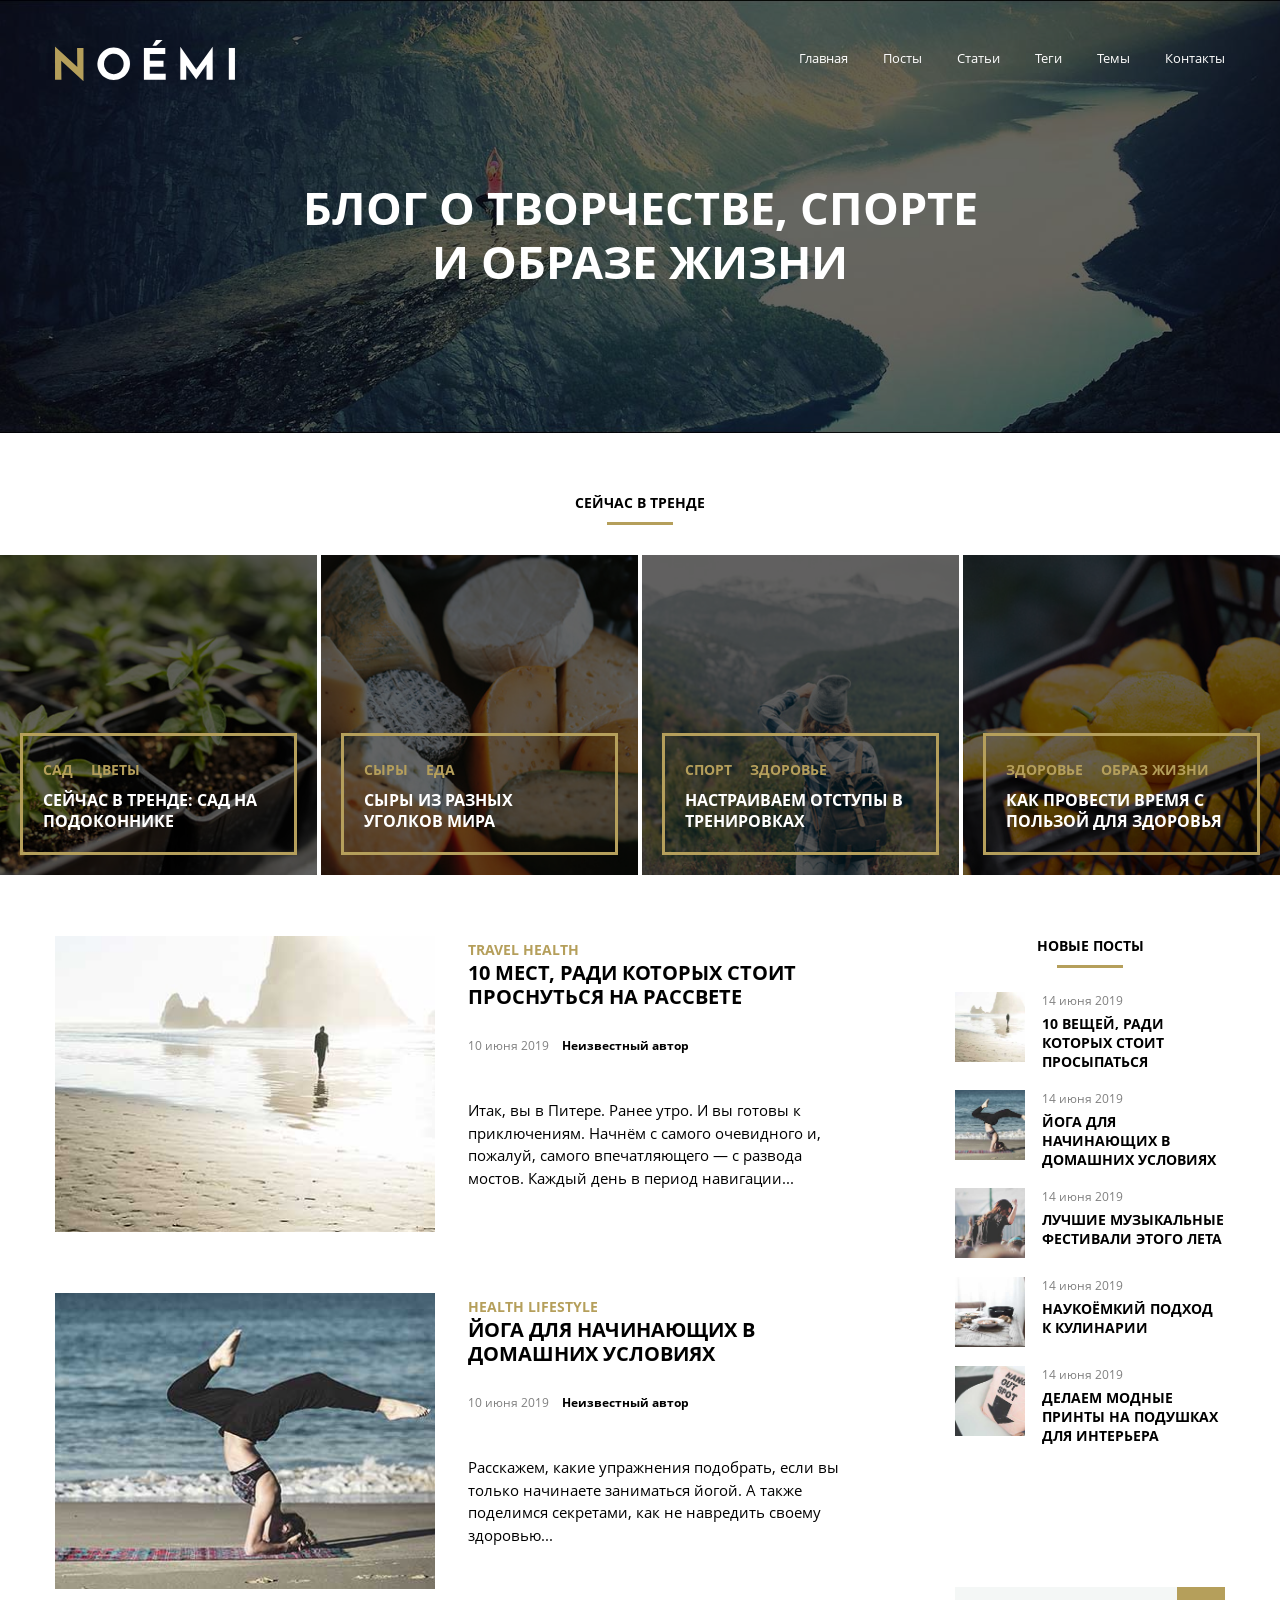
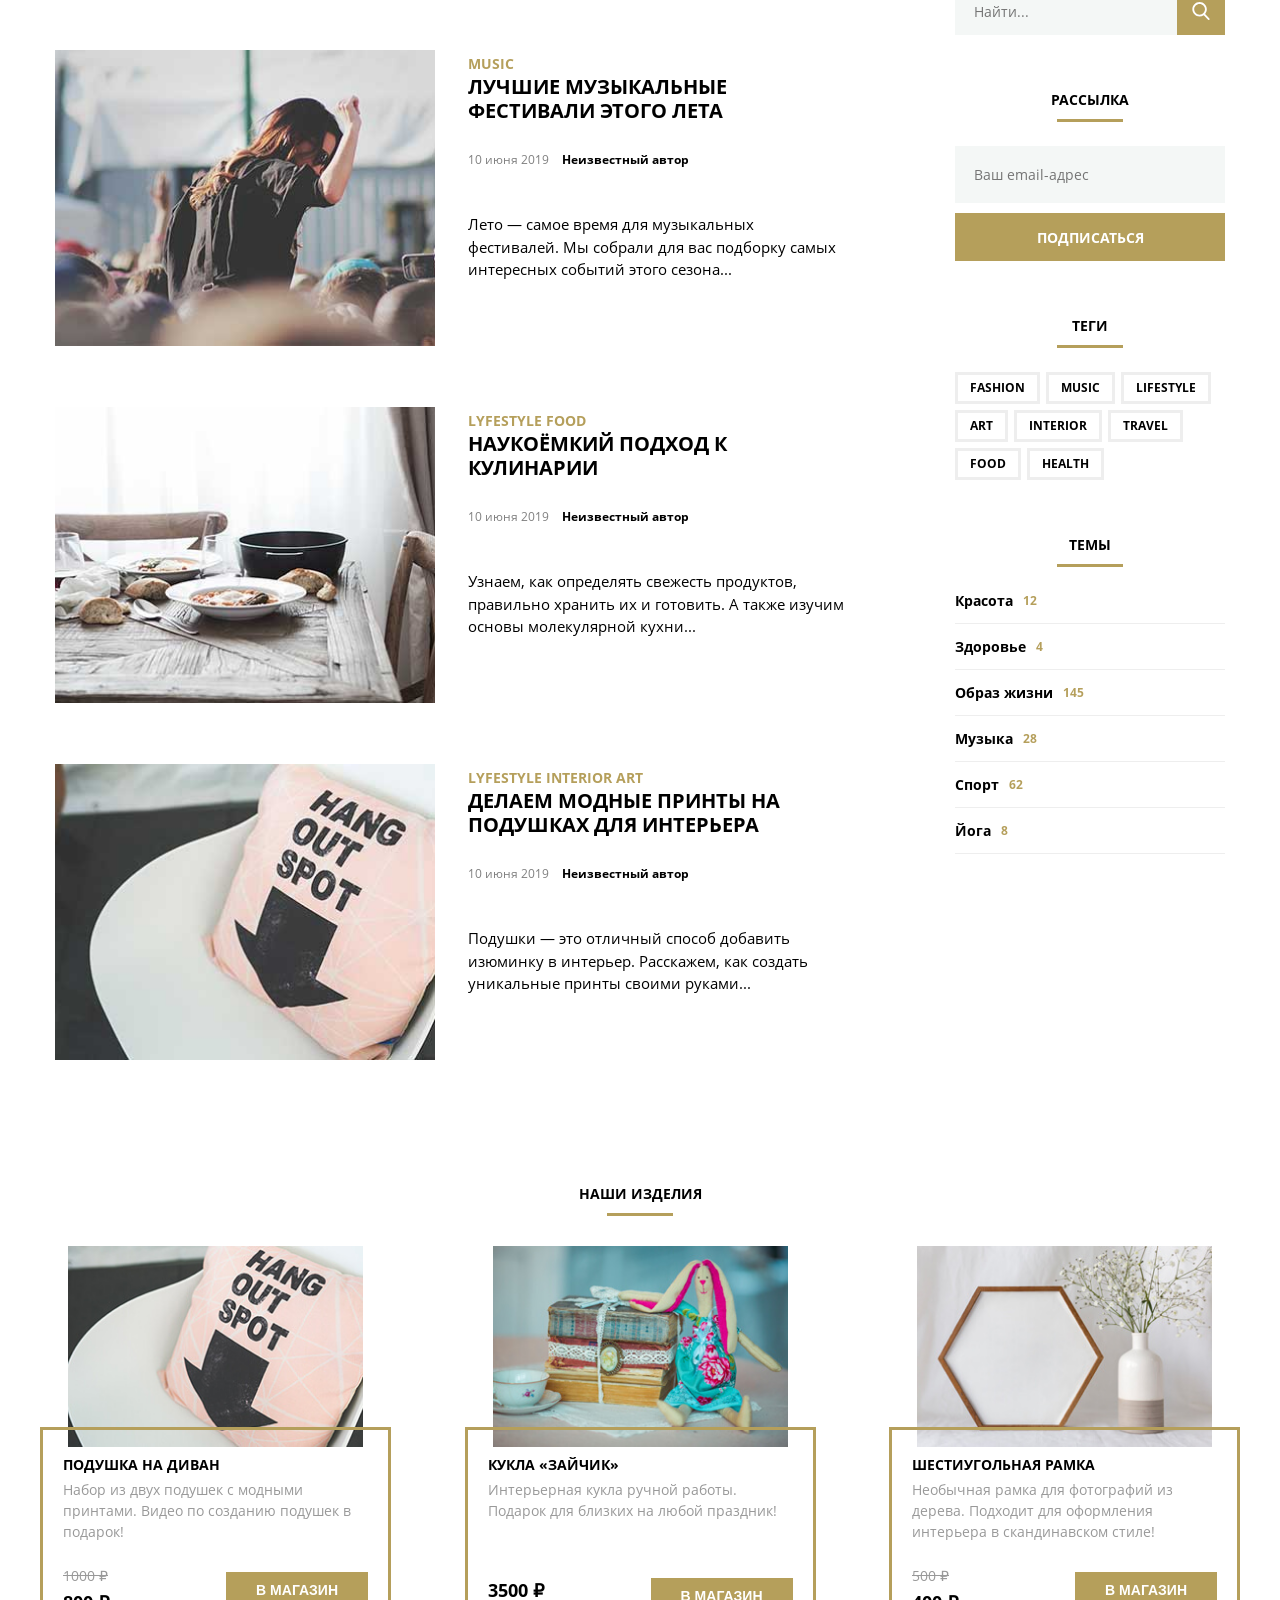
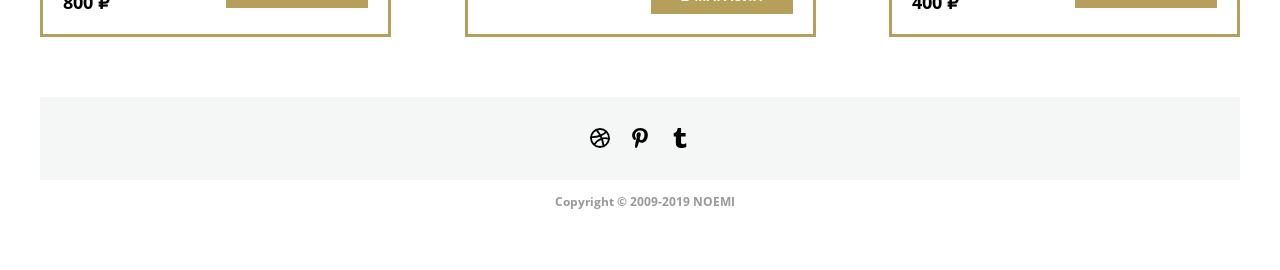
<file: index.html>
<!DOCTYPE html>
<html lang="en">
<head>
  <meta charset="UTF-8">
  <meta name="viewport" content="width=device-width, initial-scale=1.0">
  <title>NOEMI</title>
  <link rel="stylesheet" href="index.css">
</head>
<body>
  <div class="page-wrapper">

    <!-- ===== HEADER ===== -->
    <header class="site-header">
      <div class="container">
        <div class="header-top">
          <a href="#" class="logo">
            <img class="logo-img" src="noemi-logo.svg" alt="NOEMI logo">
          </a>
          <button class="burger-button">
            <span class="visually-hidden">Открыть меню</span>
            <span class="burger-line"></span>
            <span class="burger-line"></span>
            <span class="burger-line"></span>
          </button>
          <nav class="nav">
            <ul class="nav-list">
              <li><a class="nav-link" href="#">Главная</a></li>
              <li><a class="nav-link" href="#">Посты</a></li>
              <li><a class="nav-link" href="#">Статьи</a></li>
              <li><a class="nav-link" href="#">Теги</a></li>
              <li><a class="nav-link" href="#">Темы</a></li>
              <li><a class="nav-link" href="#">Контакты</a></li>
            </ul>
          </nav>
        </div>
        <h1 class="header-title">Блог о творчестве, спорте и образе жизни</h1>
      </div>
    </header>

    <!-- ===== TRENDS ===== -->
    <section class="trends">
      <h2 class="section-title">Сейчас в тренде</h2>
      <div class="trends-grid">

        <article class="trend-card">
          <img class="trend-image" src="trend1.jpg" alt="Сейчас в тренде: сад">
          <div class="trend-overlay">
            <ul class="post-tags">
              <li><a class="post-tag" href="#">сад</a></li>
              <li><a class="post-tag" href="#">цветы</a></li>
            </ul>
            <h3 class="trend-title">
              <a class="trend-link" href="#">Сейчас в тренде: сад на подоконнике</a>
            </h3>
          </div>
        </article>

        <article class="trend-card">
          <img class="trend-image" src="trend2.jpg" alt="Сейчас в тренде: сыры">
          <div class="trend-overlay">
            <ul class="post-tags">
              <li><a class="post-tag" href="#">сыры</a></li>
              <li><a class="post-tag" href="#">еда</a></li>
            </ul>
            <h3 class="trend-title">
              <a class="trend-link" href="#">Сыры из разных уголков мира</a>
            </h3>
          </div>
        </article>

        <article class="trend-card">
          <img class="trend-image" src="trend3.jpg" alt="Сейчас в тренде: спорт">
          <div class="trend-overlay">
            <ul class="post-tags">
              <li><a class="post-tag" href="#">спорт</a></li>
              <li><a class="post-tag" href="#">здоровье</a></li>
            </ul>
            <h3 class="trend-title">
              <a class="trend-link" href="#">Настраиваем отступы в тренировках</a>
            </h3>
          </div>
        </article>

        <article class="trend-card">
          <img class="trend-image" src="trend4.jpg" alt="Сейчас в тренде: здоровье">
          <div class="trend-overlay">
            <ul class="post-tags">
              <li><a class="post-tag" href="#">здоровье</a></li>
              <li><a class="post-tag" href="#">образ жизни</a></li>
            </ul>
            <h3 class="trend-title">
              <a class="trend-link" href="#">Как провести время с пользой для здоровья</a>
            </h3>
          </div>
        </article>

      </div>
    </section>

    <!-- ===== MAIN: POSTS + ASIDE ===== -->
    <div class="main">

      <div class="posts">

        <article class="post-card">
          <img class="post-image" src="last-post1.jpg" alt="10 мест, ради которых стоит проснуться">
          <div class="post-content">
            <ul class="post-tags">
              <li><a class="post-tag" href="#">Travel Health</a></li>
            </ul>
            <h2 class="post-title">
              <a class="post-link" href="#">10 мест, ради которых стоит проснуться на рассвете</a>
            </h2>
            <div class="post-meta">
              <time class="post-date" datetime="2019-06-10">10 июня 2019</time>
              <span class="post-author">Неизвестный автор</span>
            </div>
            <p class="post-text">Итак, вы в Питере. Ранее утро. И вы готовы к приключениям. Начнём с самого очевидного и, пожалуй, самого впечатляющего — с развода мостов. Каждый день в период навигации...</p>
          </div>
        </article>

        <article class="post-card">
          <img class="post-image" src="last-post2.jpg" alt="Йога для начинающих">
          <div class="post-content">
            <ul class="post-tags">
              <li><a class="post-tag" href="#">Health Lifestyle</a></li>
            </ul>
            <h2 class="post-title">
              <a class="post-link" href="#">Йога для начинающих в домашних условиях</a>
            </h2>
            <div class="post-meta">
              <time class="post-date" datetime="2019-06-10">10 июня 2019</time>
              <span class="post-author">Неизвестный автор</span>
            </div>
            <p class="post-text">Расскажем, какие упражнения подобрать, если вы только начинаете заниматься йогой. А также поделимся секретами, как не навредить своему здоровью...</p>
          </div>
        </article>

        <article class="post-card">
          <img class="post-image" src="last-post3.jpg" alt="Лучшие музыкальные фестивали лета">
          <div class="post-content">
            <ul class="post-tags">
              <li><a class="post-tag" href="#">Music</a></li>
            </ul>
            <h2 class="post-title">
              <a class="post-link" href="#">Лучшие музыкальные фестивали этого лета</a>
            </h2>
            <div class="post-meta">
              <time class="post-date" datetime="2019-06-10">10 июня 2019</time>
              <span class="post-author">Неизвестный автор</span>
            </div>
            <p class="post-text">Лето — самое время для музыкальных фестивалей. Мы собрали для вас подборку самых интересных событий этого сезона...</p>
          </div>
        </article>

        <article class="post-card">
          <img class="post-image" src="last-post4.jpg" alt="Наукоёмкий подход к кулинарии">
          <div class="post-content">
            <ul class="post-tags">
              <li><a class="post-tag" href="#">Lyfestyle Food</a></li>
            </ul>
            <h2 class="post-title">
              <a class="post-link" href="#">Наукоёмкий подход к кулинарии</a>
            </h2>
            <div class="post-meta">
              <time class="post-date" datetime="2019-06-10">10 июня 2019</time>
              <span class="post-author">Неизвестный автор</span>
            </div>
            <p class="post-text">Узнаем, как определять свежесть продуктов, правильно хранить их и готовить. А также изучим основы молекулярной кухни...</p>
          </div>
        </article>

        <article class="post-card">
          <img class="post-image" src="last-post5.jpg" alt="Делаем модные принты на подушках">
          <div class="post-content">
            <ul class="post-tags">
              <li><a class="post-tag" href="#">Lyfestyle Interior Art</a></li>
            </ul>
            <h2 class="post-title">
              <a class="post-link" href="#">Делаем модные принты на подушках для интерьера</a>
            </h2>
            <div class="post-meta">
              <time class="post-date" datetime="2019-06-10">10 июня 2019</time>
              <span class="post-author">Неизвестный автор</span>
            </div>
            <p class="post-text">Подушки — это отличный способ добавить изюминку в интерьер. Расскажем, как создать уникальные принты своими руками...</p>
          </div>
        </article>

      </div>

      <!-- ===== ASIDE ===== -->
      <aside class="aside">

        <!-- Новые посты -->
        <div class="aside-widget">
          <h3 class="widget-title">Новые посты</h3>
          <article class="new-post">
            <img class="new-post-image" src="last-post1.jpg" alt="Новый пост">
            <div class="new-post-content">
              <time class="new-post-date" datetime="2019-06-14">14 июня 2019</time>
              <h4 class="new-post-title">
                <a class="new-post-link" href="#">10 вещей, ради которых стоит просыпаться</a>
              </h4>
            </div>
          </article>
          <article class="new-post">
            <img class="new-post-image" src="last-post2.jpg" alt="Новый пост">
            <div class="new-post-content">
              <time class="new-post-date" datetime="2019-06-14">14 июня 2019</time>
              <h4 class="new-post-title">
                <a class="new-post-link" href="#">Йога для начинающих в домашних условиях</a>
              </h4>
            </div>
          </article>
          <article class="new-post">
            <img class="new-post-image" src="last-post3.jpg" alt="Новый пост">
            <div class="new-post-content">
              <time class="new-post-date" datetime="2019-06-14">14 июня 2019</time>
              <h4 class="new-post-title">
                <a class="new-post-link" href="#">Лучшие музыкальные фестивали этого лета</a>
              </h4>
            </div>
          </article>
          <article class="new-post">
            <img class="new-post-image" src="last-post4.jpg" alt="Новый пост">
            <div class="new-post-content">
              <time class="new-post-date" datetime="2019-06-14">14 июня 2019</time>
              <h4 class="new-post-title">
                <a class="new-post-link" href="#">Наукоёмкий подход к кулинарии</a>
              </h4>
            </div>
          </article>
          <article class="new-post">
            <img class="new-post-image" src="last-post5.jpg" alt="Новый пост">
            <div class="new-post-content">
              <time class="new-post-date" datetime="2019-06-14">14 июня 2019</time>
              <h4 class="new-post-title">
                <a class="new-post-link" href="#">Делаем модные принты на подушках для интерьера</a>
              </h4>
            </div>
          </article>
        </div>

        <!-- Поиск -->
        <div class="aside-widget">
          <h3 class="visually-hidden">Поиск</h3>
          <form class="search-form">
            <input class="input-field" name="query" placeholder="Найти..." autocomplete="off" required>
            <button class="search-button" type="submit">
              <span class="visually-hidden">Поиск</span>
            </button>
          </form>
        </div>

        <!-- Рассылка -->
        <div class="aside-widget">
          <h3 class="widget-title">Рассылка</h3>
          <form class="subscribe-form">
            <input class="input-field" type="email" name="email" placeholder="Ваш email-адрес" autocomplete="email" required>
            <button class="subscribe-button" type="submit">Подписаться</button>
          </form>
        </div>

        <!-- Теги -->
        <div class="aside-widget">
          <h3 class="widget-title">Теги</h3>
          <ul class="tag-list">
            <li><a class="tag-link" href="#">Fashion</a></li>
            <li><a class="tag-link" href="#">Music</a></li>
            <li><a class="tag-link" href="#">Lifestyle</a></li>
            <li><a class="tag-link" href="#">Art</a></li>
            <li><a class="tag-link" href="#">Interior</a></li>
            <li><a class="tag-link" href="#">Travel</a></li>
            <li><a class="tag-link" href="#">Food</a></li>
            <li><a class="tag-link" href="#">Health</a></li>
          </ul>
        </div>

        <!-- Темы -->
        <div class="aside-widget">
          <h3 class="widget-title">Темы</h3>
          <ul class="themes-list">
            <li>
              <a class="theme-link" href="#">Красота <span class="theme-count">12</span></a>
            </li>
            <li>
              <a class="theme-link" href="#">Здоровье <span class="theme-count">4</span></a>
            </li>
            <li>
              <a class="theme-link" href="#">Образ жизни <span class="theme-count">145</span></a>
            </li>
            <li>
              <a class="theme-link" href="#">Музыка <span class="theme-count">28</span></a>
            </li>
            <li>
              <a class="theme-link" href="#">Спорт <span class="theme-count">62</span></a>
            </li>
            <li>
              <a class="theme-link" href="#">Йога <span class="theme-count">8</span></a>
            </li>
          </ul>
        </div>

      </aside>
    </div>

    <!-- ===== SHOP ===== -->
    <section class="shop">
      <h2 class="section-title">Наши изделия</h2>
      <div class="shop-grid">

        <!-- Карточка товара 1 -->
        <article class="shop-card">
          <picture>
            <source media="(max-width: 640px)" srcset="shop-item-mobile1.jpg">
            <source media="(max-width: 1200px)" srcset="shop-item-tablet1.jpg">
            <img class="shop-card-image" src="shop-item-desk1.jpg" alt="Подушка на диван">
          </picture>
          <div class="shop-card-content">
            <h3 class="shop-card-title">
              <a class="shop-card-link" href="#">Подушка на диван</a>
            </h3>
            <p class="shop-card-desc">Набор из двух подушек с модными принтами. Видео по созданию подушек в подарок!</p>
            <div class="shop-card-prices">
              <span class="price-old">1000 &#8381;</span>
              <span class="price-current">800 &#8381;</span>
            </div>
            <button class="shop-card-button" type="button">В магазин</button>
          </div>
        </article>

        <!-- Карточка товара 2 -->
        <article class="shop-card">
          <picture>
            <source media="(max-width: 640px)" srcset="shop-item-mobile2.jpg">
            <source media="(max-width: 1200px)" srcset="shop-item-tablet2.jpg">
            <img class="shop-card-image" src="shop-item-desk2.jpg" alt="Кукла Зайчик">
          </picture>
          <div class="shop-card-content">
            <h3 class="shop-card-title">
              <a class="shop-card-link" href="#">Кукла «Зайчик»</a>
            </h3>
            <p class="shop-card-desc">Интерьерная кукла ручной работы. Подарок для близких на любой праздник!</p>
            <div class="shop-card-prices">
              <span class="price-current">3500 &#8381;</span>
            </div>
            <button class="shop-card-button" type="button">В магазин</button>
          </div>
        </article>

        <!-- Карточка товара 3 -->
        <article class="shop-card">
          <picture>
            <source media="(max-width: 640px)" srcset="shop-item-mobile3.jpg">
            <source media="(max-width: 1200px)" srcset="shop-item-tablet3.jpg">
            <img class="shop-card-image" src="shop-item-desk3.jpg" alt="Шестиугольная рамка">
          </picture>
          <div class="shop-card-content">
            <h3 class="shop-card-title">
              <a class="shop-card-link" href="#">Шестиугольная рамка</a>
            </h3>
            <p class="shop-card-desc">Необычная рамка для фотографий из дерева. Подходит для оформления интерьера в скандинавском стиле!</p>
            <div class="shop-card-prices">
              <span class="price-old">500 &#8381;</span>
              <span class="price-current">400 &#8381;</span>
            </div>
            <button class="shop-card-button" type="button">В магазин</button>
          </div>
        </article>

      </div>
    </section>

    <!-- ===== FEEDBACK POPUP ===== -->
    <div class="feedback-overlay _hidden">
      <div class="feedback-modal">
        <button class="feedback-close" type="button">
          <span class="visually-hidden">Закрыть</span> ✕
        </button>
        <h3 class="feedback-title">Ваш фидбек</h3>
        <form class="feedback-form">
          <label for="feedback-select">Как часто вы заходите на сайт?</label>
          <select class="feedback-select" id="feedback-select" name="frequency" autocomplete="off" required>
            <option value="" selected hidden>Выберите вариант</option>
            <option value="daily">Почти каждый день</option>
          </select>

          <label>Вы подписаны на рассылку?</label>
          <div class="feedback-radios">
            <label class="feedback-radio-label">
              <input type="radio" name="subscribe" value="yes"> Да
            </label>
            <label class="feedback-radio-label">
              <input type="radio" name="subscribe" value="no"> Нет
            </label>
          </div>

          <label for="feedback-text">Расскажите, какой контент вы хотели бы видеть на нашем сайте?</label>
          <textarea id="feedback-text" name="content" placeholder="Может, больше рецептов?" autocomplete="off"></textarea>

          <button class="feedback-submit" type="submit">Отправить</button>
        </form>
      </div>
    </div>

    <!-- ===== FOOTER ===== -->
    <footer class="footer">
      <div class="social-section">
        <ul class="social-list">
          <li>
            <a class="social-icon-dribbble" href="#" aria-label="Dribbble">
              <span class="visually-hidden">Dribbble</span>
            </a>
          </li>
          <li>
            <a class="social-icon-pinterest" href="#" aria-label="Pinterest">
              <span class="visually-hidden">Pinterest</span>
            </a>
          </li>
          <li>
            <a class="social-icon-tumblr" href="#" aria-label="Tumblr">
              <span class="visually-hidden">Tumblr</span>
            </a>
          </li>
        </ul>
      </div>
      <div class="copyright">
        <a href="#">Copyright &#169; 2009-2019 NOEMI</a>
      </div>
    </footer>

  </div>
</body>
</html>
</file>
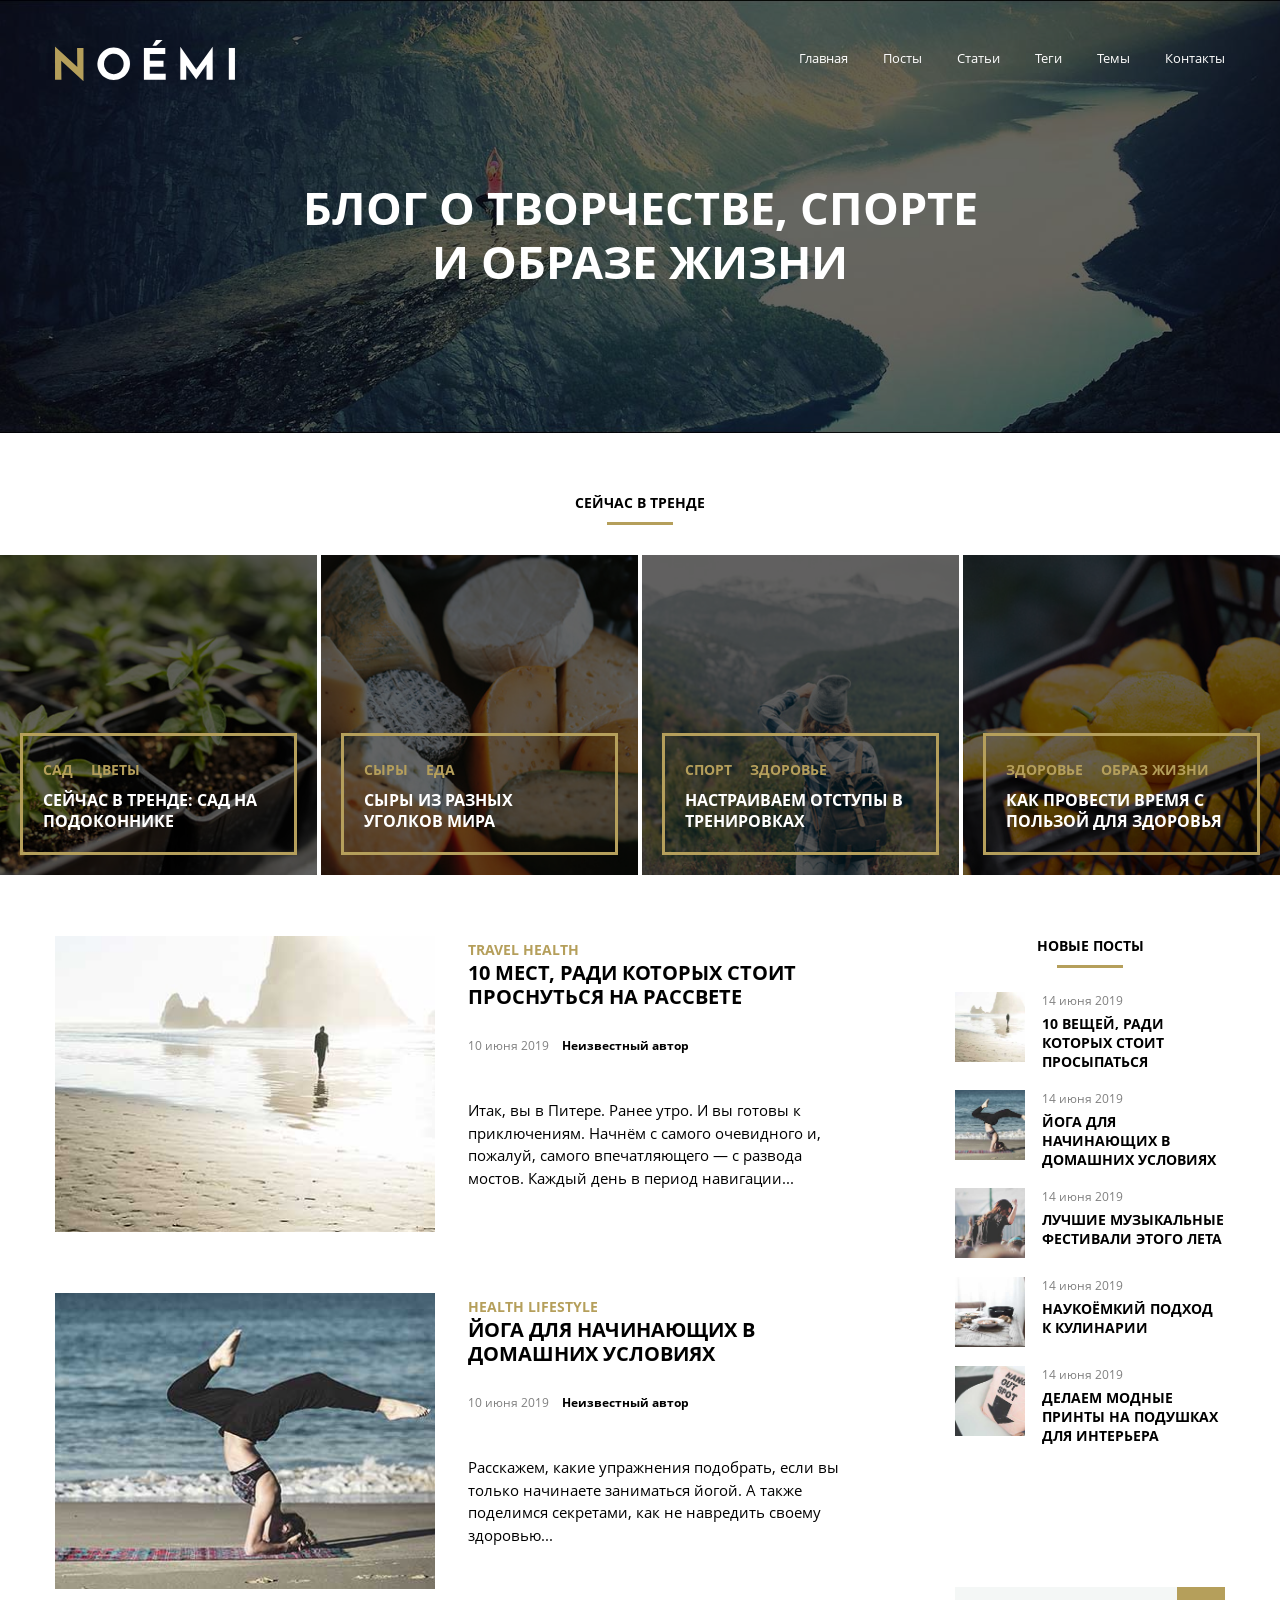
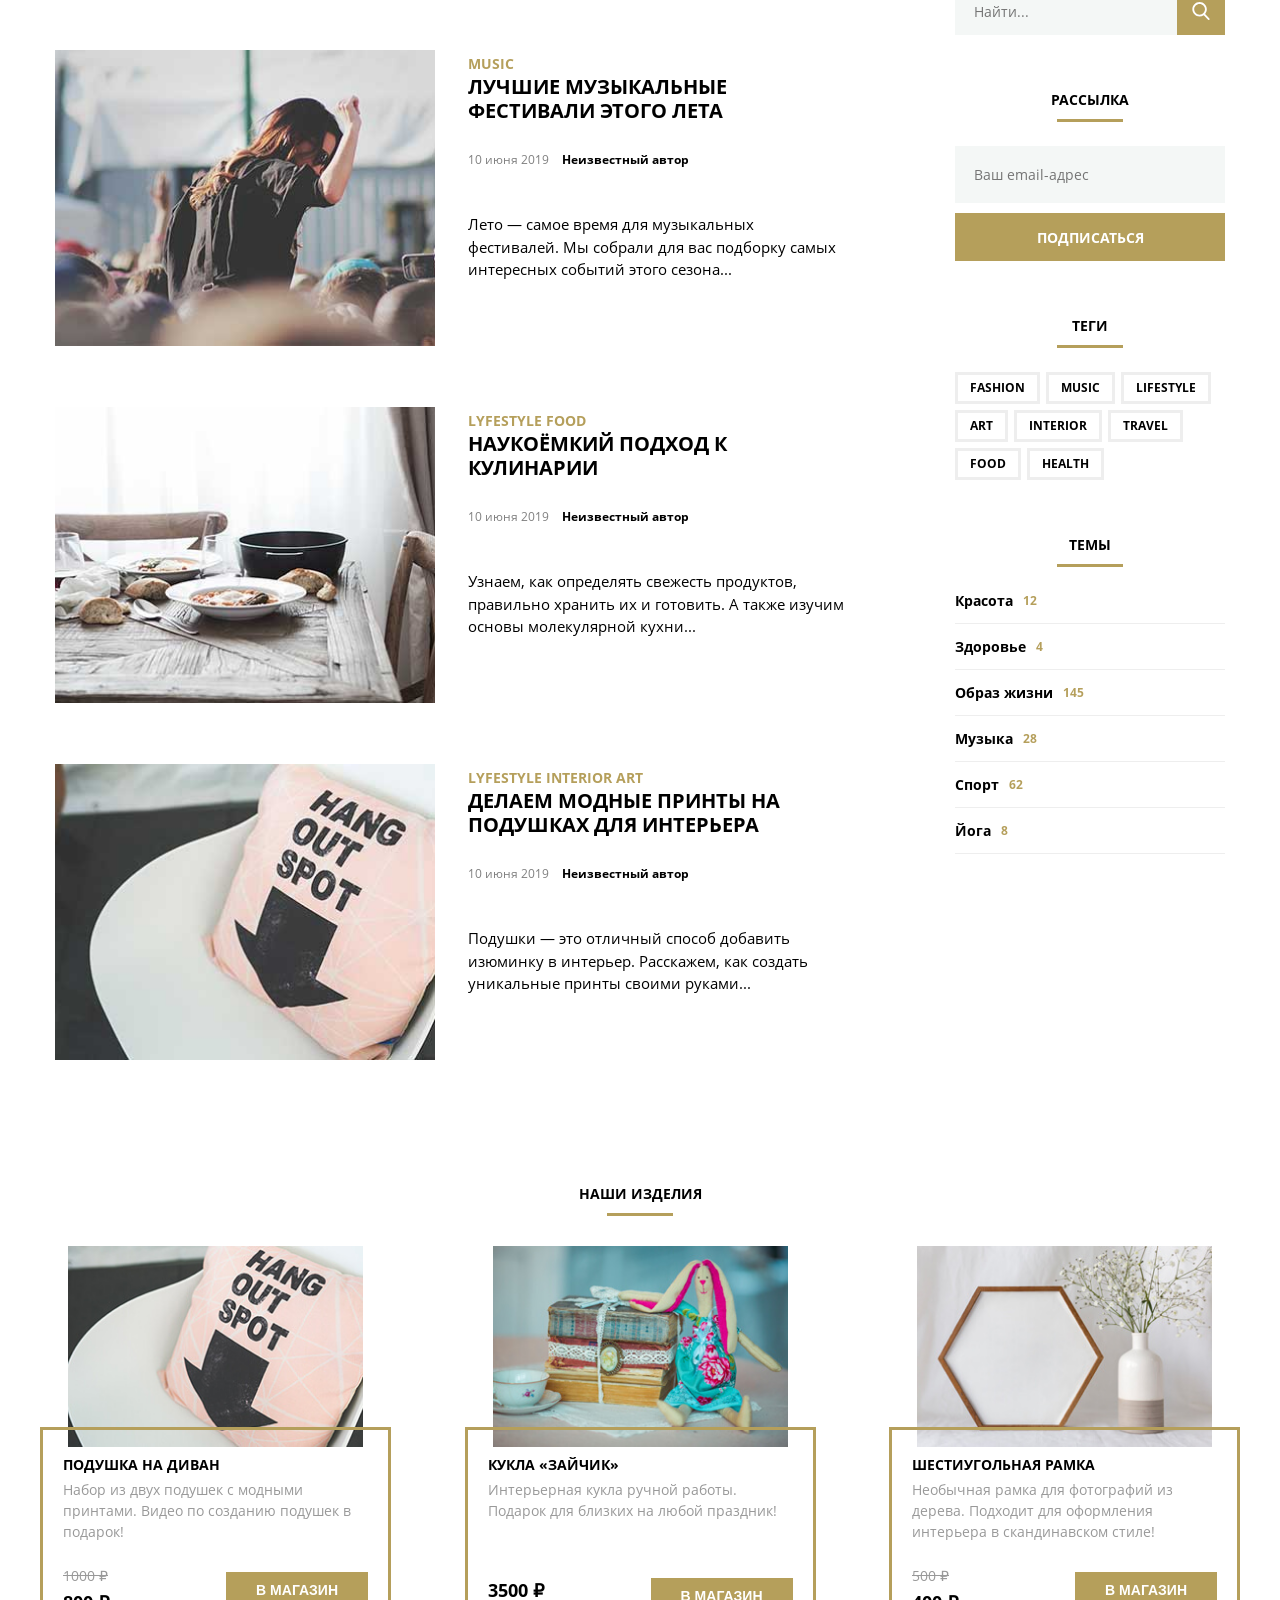
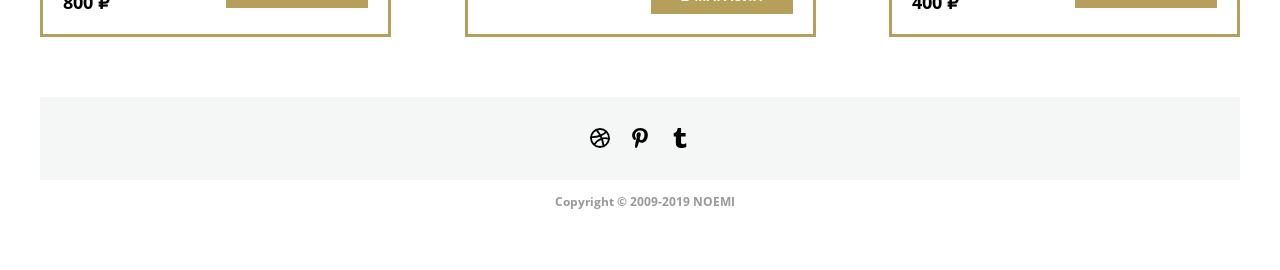
<file: index (1).html>
<!DOCTYPE html>
<html lang="en">
<head>
  <meta charset="UTF-8">
  <meta name="viewport" content="width=device-width, initial-scale=1.0">
  <title>NOEMI</title>
  <link rel="stylesheet" href="index.css">
</head>
<body>
  <div class="page-wrapper">

    <!-- ===== HEADER ===== -->
    <header class="site-header">
      <div class="container">
        <div class="header-top">
          <a href="#" class="logo">
            <img class="logo-img" src="noemi-logo.svg" alt="NOEMI logo">
          </a>
          <button class="burger-button">
            <span class="visually-hidden">Открыть меню</span>
            <span class="burger-line"></span>
            <span class="burger-line"></span>
            <span class="burger-line"></span>
          </button>
          <nav class="nav">
            <ul class="nav-list">
              <li><a class="nav-link" href="#">Главная</a></li>
              <li><a class="nav-link" href="#">Посты</a></li>
              <li><a class="nav-link" href="#">Статьи</a></li>
              <li><a class="nav-link" href="#">Теги</a></li>
              <li><a class="nav-link" href="#">Темы</a></li>
              <li><a class="nav-link" href="#">Контакты</a></li>
            </ul>
          </nav>
        </div>
        <h1 class="header-title">Блог о творчестве, спорте и образе жизни</h1>
      </div>
    </header>

    <!-- ===== TRENDS ===== -->
    <section class="trends">
      <h2 class="section-title">Сейчас в тренде</h2>
      <div class="trends-grid">

        <article class="trend-card">
          <img class="trend-image" src="trend1.jpg" alt="Сейчас в тренде: сад">
          <div class="trend-overlay">
            <ul class="post-tags">
              <li><a class="post-tag" href="#">сад</a></li>
              <li><a class="post-tag" href="#">цветы</a></li>
            </ul>
            <h3 class="trend-title">
              <a class="trend-link" href="#">Сейчас в тренде: сад на подоконнике</a>
            </h3>
          </div>
        </article>

        <article class="trend-card">
          <img class="trend-image" src="trend2.jpg" alt="Сейчас в тренде: сыры">
          <div class="trend-overlay">
            <ul class="post-tags">
              <li><a class="post-tag" href="#">сыры</a></li>
              <li><a class="post-tag" href="#">еда</a></li>
            </ul>
            <h3 class="trend-title">
              <a class="trend-link" href="#">Сыры из разных уголков мира</a>
            </h3>
          </div>
        </article>

        <article class="trend-card">
          <img class="trend-image" src="trend3.jpg" alt="Сейчас в тренде: спорт">
          <div class="trend-overlay">
            <ul class="post-tags">
              <li><a class="post-tag" href="#">спорт</a></li>
              <li><a class="post-tag" href="#">здоровье</a></li>
            </ul>
            <h3 class="trend-title">
              <a class="trend-link" href="#">Настраиваем отступы в тренировках</a>
            </h3>
          </div>
        </article>

        <article class="trend-card">
          <img class="trend-image" src="trend4.jpg" alt="Сейчас в тренде: здоровье">
          <div class="trend-overlay">
            <ul class="post-tags">
              <li><a class="post-tag" href="#">здоровье</a></li>
              <li><a class="post-tag" href="#">образ жизни</a></li>
            </ul>
            <h3 class="trend-title">
              <a class="trend-link" href="#">Как провести время с пользой для здоровья</a>
            </h3>
          </div>
        </article>

      </div>
    </section>

    <!-- ===== MAIN: POSTS + ASIDE ===== -->
    <div class="main">

      <div class="posts">

        <article class="post-card">
          <img class="post-image" src="last-post1.jpg" alt="10 мест, ради которых стоит проснуться">
          <div class="post-content">
            <ul class="post-tags">
              <li><a class="post-tag" href="#">Travel Health</a></li>
            </ul>
            <h2 class="post-title">
              <a class="post-link" href="#">10 мест, ради которых стоит проснуться на рассвете</a>
            </h2>
            <div class="post-meta">
              <time class="post-date" datetime="2019-06-10">10 июня 2019</time>
              <span class="post-author">Неизвестный автор</span>
            </div>
            <p class="post-text">Итак, вы в Питере. Ранее утро. И вы готовы к приключениям. Начнём с самого очевидного и, пожалуй, самого впечатляющего — с развода мостов. Каждый день в период навигации...</p>
          </div>
        </article>

        <article class="post-card">
          <img class="post-image" src="last-post2.jpg" alt="Йога для начинающих">
          <div class="post-content">
            <ul class="post-tags">
              <li><a class="post-tag" href="#">Health Lifestyle</a></li>
            </ul>
            <h2 class="post-title">
              <a class="post-link" href="#">Йога для начинающих в домашних условиях</a>
            </h2>
            <div class="post-meta">
              <time class="post-date" datetime="2019-06-10">10 июня 2019</time>
              <span class="post-author">Неизвестный автор</span>
            </div>
            <p class="post-text">Расскажем, какие упражнения подобрать, если вы только начинаете заниматься йогой. А также поделимся секретами, как не навредить своему здоровью...</p>
          </div>
        </article>

        <article class="post-card">
          <img class="post-image" src="last-post3.jpg" alt="Лучшие музыкальные фестивали лета">
          <div class="post-content">
            <ul class="post-tags">
              <li><a class="post-tag" href="#">Music</a></li>
            </ul>
            <h2 class="post-title">
              <a class="post-link" href="#">Лучшие музыкальные фестивали этого лета</a>
            </h2>
            <div class="post-meta">
              <time class="post-date" datetime="2019-06-10">10 июня 2019</time>
              <span class="post-author">Неизвестный автор</span>
            </div>
            <p class="post-text">Лето — самое время для музыкальных фестивалей. Мы собрали для вас подборку самых интересных событий этого сезона...</p>
          </div>
        </article>

        <article class="post-card">
          <img class="post-image" src="last-post4.jpg" alt="Наукоёмкий подход к кулинарии">
          <div class="post-content">
            <ul class="post-tags">
              <li><a class="post-tag" href="#">Lyfestyle Food</a></li>
            </ul>
            <h2 class="post-title">
              <a class="post-link" href="#">Наукоёмкий подход к кулинарии</a>
            </h2>
            <div class="post-meta">
              <time class="post-date" datetime="2019-06-10">10 июня 2019</time>
              <span class="post-author">Неизвестный автор</span>
            </div>
            <p class="post-text">Узнаем, как определять свежесть продуктов, правильно хранить их и готовить. А также изучим основы молекулярной кухни...</p>
          </div>
        </article>

        <article class="post-card">
          <img class="post-image" src="last-post5.jpg" alt="Делаем модные принты на подушках">
          <div class="post-content">
            <ul class="post-tags">
              <li><a class="post-tag" href="#">Lyfestyle Interior Art</a></li>
            </ul>
            <h2 class="post-title">
              <a class="post-link" href="#">Делаем модные принты на подушках для интерьера</a>
            </h2>
            <div class="post-meta">
              <time class="post-date" datetime="2019-06-10">10 июня 2019</time>
              <span class="post-author">Неизвестный автор</span>
            </div>
            <p class="post-text">Подушки — это отличный способ добавить изюминку в интерьер. Расскажем, как создать уникальные принты своими руками...</p>
          </div>
        </article>

      </div>

      <!-- ===== ASIDE ===== -->
      <aside class="aside">

        <!-- Новые посты -->
        <div class="aside-widget">
          <h3 class="widget-title">Новые посты</h3>
          <article class="new-post">
            <img class="new-post-image" src="last-post1.jpg" alt="Новый пост">
            <div class="new-post-content">
              <time class="new-post-date" datetime="2019-06-14">14 июня 2019</time>
              <h4 class="new-post-title">
                <a class="new-post-link" href="#">10 вещей, ради которых стоит просыпаться</a>
              </h4>
            </div>
          </article>
          <article class="new-post">
            <img class="new-post-image" src="last-post2.jpg" alt="Новый пост">
            <div class="new-post-content">
              <time class="new-post-date" datetime="2019-06-14">14 июня 2019</time>
              <h4 class="new-post-title">
                <a class="new-post-link" href="#">Йога для начинающих в домашних условиях</a>
              </h4>
            </div>
          </article>
          <article class="new-post">
            <img class="new-post-image" src="last-post3.jpg" alt="Новый пост">
            <div class="new-post-content">
              <time class="new-post-date" datetime="2019-06-14">14 июня 2019</time>
              <h4 class="new-post-title">
                <a class="new-post-link" href="#">Лучшие музыкальные фестивали этого лета</a>
              </h4>
            </div>
          </article>
          <article class="new-post">
            <img class="new-post-image" src="last-post4.jpg" alt="Новый пост">
            <div class="new-post-content">
              <time class="new-post-date" datetime="2019-06-14">14 июня 2019</time>
              <h4 class="new-post-title">
                <a class="new-post-link" href="#">Наукоёмкий подход к кулинарии</a>
              </h4>
            </div>
          </article>
          <article class="new-post">
            <img class="new-post-image" src="last-post5.jpg" alt="Новый пост">
            <div class="new-post-content">
              <time class="new-post-date" datetime="2019-06-14">14 июня 2019</time>
              <h4 class="new-post-title">
                <a class="new-post-link" href="#">Делаем модные принты на подушках для интерьера</a>
              </h4>
            </div>
          </article>
        </div>

        <!-- Поиск -->
        <div class="aside-widget">
          <h3 class="visually-hidden">Поиск</h3>
          <form class="search-form">
            <input class="input-field" name="query" placeholder="Найти..." autocomplete="off" required>
            <button class="search-button" type="submit">
              <span class="visually-hidden">Поиск</span>
            </button>
          </form>
        </div>

        <!-- Рассылка -->
        <div class="aside-widget">
          <h3 class="widget-title">Рассылка</h3>
          <form class="subscribe-form">
            <input class="input-field" type="email" name="email" placeholder="Ваш email-адрес" autocomplete="email" required>
            <button class="subscribe-button" type="submit">Подписаться</button>
          </form>
        </div>

        <!-- Теги -->
        <div class="aside-widget">
          <h3 class="widget-title">Теги</h3>
          <ul class="tag-list">
            <li><a class="tag-link" href="#">Fashion</a></li>
            <li><a class="tag-link" href="#">Music</a></li>
            <li><a class="tag-link" href="#">Lifestyle</a></li>
            <li><a class="tag-link" href="#">Art</a></li>
            <li><a class="tag-link" href="#">Interior</a></li>
            <li><a class="tag-link" href="#">Travel</a></li>
            <li><a class="tag-link" href="#">Food</a></li>
            <li><a class="tag-link" href="#">Health</a></li>
          </ul>
        </div>

        <!-- Темы -->
        <div class="aside-widget">
          <h3 class="widget-title">Темы</h3>
          <ul class="themes-list">
            <li>
              <a class="theme-link" href="#">Красота <span class="theme-count">12</span></a>
            </li>
            <li>
              <a class="theme-link" href="#">Здоровье <span class="theme-count">4</span></a>
            </li>
            <li>
              <a class="theme-link" href="#">Образ жизни <span class="theme-count">145</span></a>
            </li>
            <li>
              <a class="theme-link" href="#">Музыка <span class="theme-count">28</span></a>
            </li>
            <li>
              <a class="theme-link" href="#">Спорт <span class="theme-count">62</span></a>
            </li>
            <li>
              <a class="theme-link" href="#">Йога <span class="theme-count">8</span></a>
            </li>
          </ul>
        </div>

      </aside>
    </div>

    <!-- ===== SHOP ===== -->
    <section class="shop">
      <h2 class="section-title">Наши изделия</h2>
      <div class="shop-grid">

        <!-- Карточка товара 1 -->
        <article class="shop-card">
          <picture>
            <source media="(max-width: 640px)" srcset="shop-item-mobile1.jpg">
            <source media="(max-width: 1200px)" srcset="shop-item-tablet1.jpg">
            <img class="shop-card-image" src="shop-item-desk1.jpg" alt="Подушка на диван">
          </picture>
          <div class="shop-card-content">
            <h3 class="shop-card-title">
              <a class="shop-card-link" href="#">Подушка на диван</a>
            </h3>
            <p class="shop-card-desc">Набор из двух подушек с модными принтами. Видео по созданию подушек в подарок!</p>
            <div class="shop-card-prices">
              <span class="price-old">1000 &#8381;</span>
              <span class="price-current">800 &#8381;</span>
            </div>
            <button class="shop-card-button" type="button">В магазин</button>
          </div>
        </article>

        <!-- Карточка товара 2 -->
        <article class="shop-card">
          <picture>
            <source media="(max-width: 640px)" srcset="shop-item-mobile2.jpg">
            <source media="(max-width: 1200px)" srcset="shop-item-tablet2.jpg">
            <img class="shop-card-image" src="shop-item-desk2.jpg" alt="Кукла Зайчик">
          </picture>
          <div class="shop-card-content">
            <h3 class="shop-card-title">
              <a class="shop-card-link" href="#">Кукла «Зайчик»</a>
            </h3>
            <p class="shop-card-desc">Интерьерная кукла ручной работы. Подарок для близких на любой праздник!</p>
            <div class="shop-card-prices">
              <span class="price-current">3500 &#8381;</span>
            </div>
            <button class="shop-card-button" type="button">В магазин</button>
          </div>
        </article>

        <!-- Карточка товара 3 -->
        <article class="shop-card">
          <picture>
            <source media="(max-width: 640px)" srcset="shop-item-mobile3.jpg">
            <source media="(max-width: 1200px)" srcset="shop-item-tablet3.jpg">
            <img class="shop-card-image" src="shop-item-desk3.jpg" alt="Шестиугольная рамка">
          </picture>
          <div class="shop-card-content">
            <h3 class="shop-card-title">
              <a class="shop-card-link" href="#">Шестиугольная рамка</a>
            </h3>
            <p class="shop-card-desc">Необычная рамка для фотографий из дерева. Подходит для оформления интерьера в скандинавском стиле!</p>
            <div class="shop-card-prices">
              <span class="price-old">500 &#8381;</span>
              <span class="price-current">400 &#8381;</span>
            </div>
            <button class="shop-card-button" type="button">В магазин</button>
          </div>
        </article>

      </div>
    </section>

    <!-- ===== FEEDBACK POPUP ===== -->
    <div class="feedback-overlay _hidden">
      <div class="feedback-modal">
        <button class="feedback-close" type="button">
          <span class="visually-hidden">Закрыть</span> ✕
        </button>
        <h3 class="feedback-title">Ваш фидбек</h3>
        <form class="feedback-form">
          <label for="feedback-select">Как часто вы заходите на сайт?</label>
          <select class="feedback-select" id="feedback-select" name="frequency" autocomplete="off" required>
            <option value="" selected hidden>Выберите вариант</option>
            <option value="daily">Почти каждый день</option>
          </select>

          <label>Вы подписаны на рассылку?</label>
          <div class="feedback-radios">
            <label class="feedback-radio-label">
              <input type="radio" name="subscribe" value="yes"> Да
            </label>
            <label class="feedback-radio-label">
              <input type="radio" name="subscribe" value="no"> Нет
            </label>
          </div>

          <label for="feedback-text">Расскажите, какой контент вы хотели бы видеть на нашем сайте?</label>
          <textarea id="feedback-text" name="content" placeholder="Может, больше рецептов?" autocomplete="off"></textarea>

          <button class="feedback-submit" type="submit">Отправить</button>
        </form>
      </div>
    </div>

    <!-- ===== FOOTER ===== -->
    <footer class="footer">
      <div class="social-section">
        <ul class="social-list">
          <li>
            <a class="social-icon-dribbble" href="#" aria-label="Dribbble">
              <span class="visually-hidden">Dribbble</span>
            </a>
          </li>
          <li>
            <a class="social-icon-pinterest" href="#" aria-label="Pinterest">
              <span class="visually-hidden">Pinterest</span>
            </a>
          </li>
          <li>
            <a class="social-icon-tumblr" href="#" aria-label="Tumblr">
              <span class="visually-hidden">Tumblr</span>
            </a>
          </li>
        </ul>
      </div>
      <div class="copyright">
        <a href="#">Copyright &#169; 2009-2019 NOEMI</a>
      </div>
    </footer>

  </div>
</body>
</html>
</file>
<file: index.css>
@font-face {
  font-family: "OpenSans";
  src: url("OpenSans-Regular.woff") format("woff");
  font-weight: 400;
  font-style: normal;
  font-display: swap;
}

@font-face {
  font-family: "OpenSans";
  src: url("OpenSans-Bold.woff") format("woff");
  font-weight: 700;
  font-style: normal;
  font-display: swap;
}

*,
*::before,
*::after {
  box-sizing: border-box;
}

html {
  overflow-x: hidden;
}

body {
  position: relative;
  min-width: 320px;
  width: 100%;
  margin: 0;
  padding: 0;
  font-family: "OpenSans", "Arial", sans-serif;
  background-color: #ffffff;
  color: #000000;
}

ul {
  list-style: none;
  margin: 0;
  padding: 0;
}

a {
  text-decoration: none;
  color: #000000;
  transition: color 0.3s ease;
}

h1, h2, h3, h4 {
  text-transform: uppercase;
  margin: 0;
  padding: 0;
}

p {
  margin: 0;
  padding: 0;
}

img {
  display: block;
  max-width: 100%;
  height: auto;
}

button {
  margin: 0;
  background-color: #b59f5b;
  cursor: pointer;
  border: none;
  transition: background-color 0.3s ease;
}

button:hover {
  background-color: #323232;
}

.visually-hidden {
  position: absolute;
  width: 1px;
  height: 1px;
  margin: -1px;
  padding: 0;
  overflow: hidden;
  white-space: nowrap;
  border: 0;
  clip: rect(0, 0, 0, 0);
  clip-path: inset(50%);
}

.page-wrapper {
  width: 100%;
  margin: 0 auto;
  position: relative;
  overflow: hidden;
}

.container {
  position: relative;
  z-index: 2;
  max-width: 1200px;
  width: 100%;
  margin: 0 auto;
  padding: 0 15px;
  display: flex;
  flex-direction: column;
  align-items: center;
}

.section-title {
  margin-bottom: 30px;
  font-size: 14px;
  text-align: center;
  color: #000000;
}

.section-title::after {
  content: "";
  display: block;
  width: 66px;
  height: 3px;
  margin: 10px auto 0;
  background-color: #b59f5b;
}

/* ========== HEADER ========== */

.site-header {
  position: relative;
  width: 100%;
  margin-bottom: 40px;
  padding-bottom: 14px;
  min-height: 433px;
  background-image: url("banner-bg.jpg");
  background-size: cover;
  background-position: center;
  background-repeat: no-repeat;
  background-color: #eeeeee;
  color: #ffffff;
}

.site-header::before {
  content: "";
  position: absolute;
  inset: 0;
  z-index: 1;
  background: rgba(0, 0, 0, 0.6);
}

.header-top {
  position: relative;
  display: flex;
  justify-content: space-between;
  align-items: center;
  width: 100%;
  padding: 40px 0;
}

.logo-img {
  width: 180px;
  margin: 0;
  display: block;
}

.burger-button {
  display: none;
  flex-direction: column;
  justify-content: space-between;
  width: 30px;
  height: 20px;
  padding: 0;
  background-color: transparent;
  border: none;
  cursor: pointer;
}

.burger-button:hover {
  background-color: transparent;
}

.burger-line {
  display: block;
  width: 100%;
  height: 2px;
  background-color: #ffffff;
}

.nav-list {
  display: flex;
  justify-content: flex-end;
  flex-wrap: wrap;
  align-items: center;
  font-size: 13px;
}

.nav-list li {
  margin-right: 35px;
}

.nav-list li:last-child {
  margin-right: 0;
}

.nav-link {
  color: #ffffff;
  font-weight: 400;
  display: block;
  padding-bottom: 4px;
  border-bottom: 1px solid transparent;
  transition: border-color 0.3s ease;
}

.nav-list li:hover .nav-link {
  border-bottom: 1px solid #ffffff;
}

.header-title {
  position: relative;
  z-index: 2;
  max-width: 700px;
  margin: 0;
  padding: 60px 0 66px;
  text-align: center;
  font-size: 45px;
  line-height: 1.2;
}

/* ========== TRENDS ========== */

.trends {
  width: 100%;
  margin-bottom: 61px;
  padding-top: 20px;
}

.trends .section-title {
  max-width: 1200px;
  margin-left: auto;
  margin-right: auto;
  padding: 0 15px;
}

.trends-grid {
  display: flex;
  flex-direction: row;
  flex-wrap: nowrap;
  gap: 4px;
  width: 100%;
  margin: 0;
  padding: 0;
}

.trend-card {
  position: relative;
  flex: 1;
  min-width: 0;
  min-height: 320px;
  background-color: #f3f3f3;
  overflow: hidden;
  display: flex;
  align-items: flex-end;
}

.trend-card::before {
  content: "";
  position: absolute;
  inset: 0;
  z-index: 1;
  background: rgba(0, 0, 0, 0.6);
}

.trend-image {
  display: block;
  width: 100%;
  height: 100%;
  object-fit: cover;
  position: absolute;
  top: 0;
  left: 0;
}

.trend-overlay {
  position: relative;
  z-index: 2;
  width: calc(100% - 40px);
  margin: 20px;
  padding: 20px;
  border: 3px solid #b59f5b;
  display: flex;
  flex-direction: column;
  justify-content: center;
  align-items: flex-start;
}

.trend-overlay .post-tags {
  margin-bottom: 10px;
}

.trend-overlay .post-tag {
  color: #b59f5b;
  font-size: 14px;
  font-weight: 700;
  text-transform: uppercase;
}

.trend-overlay .post-tag:hover {
  color: #ffffff;
}

.trend-title {
  font-size: 16px;
  line-height: 1.3;
  margin: 0;
  overflow-wrap: break-word;
}

.trend-link {
  color: #ffffff;
  font-weight: 700;
  display: block;
}

.trend-link:hover {
  color: #b59f5b;
}

/* ========== MAIN ========== */

.main {
  position: relative;
  display: flex;
  width: 100%;
  max-width: 1200px;
  margin: 0 auto 63px;
  padding: 0 15px;
  gap: 110px;
  justify-content: center;
}

.posts {
  display: flex;
  flex-direction: column;
  width: 790px;
  flex-shrink: 0;
}

.post-card {
  display: flex;
  gap: 33px;
  margin-bottom: 61px;
}

.post-image {
  width: 380px;
  height: 296px;
  object-fit: cover;
  background-color: #f3f3f3;
  flex-shrink: 0;
}

.post-content {
  display: flex;
  flex-direction: column;
  min-width: 0;
}

.post-tags {
  display: flex;
  flex-wrap: wrap;
  gap: 18px;
  margin-bottom: 1px;
  padding-top: 2px;
}

.post-tag {
  color: #b59f5b;
  font-size: 14px;
  font-weight: 700;
  text-transform: uppercase;
  border-bottom: 1px solid transparent;
  transition: border-color 0.3s ease;
}

.post-tag:hover {
  border-bottom: 1px solid #b59f5b;
}

.post-title {
  margin: 0 0 28px 0;
  font-size: 20px;
  line-height: 1.2;
  overflow-wrap: break-word;
}

.post-link {
  color: #000000;
  font-weight: 700;
}

.post-link:hover {
  color: #b59f5b;
}

.post-meta {
  display: flex;
  align-items: center;
  gap: 13px;
  margin: 0 0 45px 0;
}

.post-date {
  color: rgba(0, 0, 0, 0.5);
  font-size: 12px;
  font-weight: 500;
}

.post-author {
  font-size: 12px;
  font-weight: 700;
}

.post-text {
  font-size: 15px;
  line-height: 1.5;
  color: #000000;
}

/* ========== ASIDE ========== */

.aside {
  display: flex;
  flex-direction: column;
  width: 270px;
  flex-shrink: 0;
}

.aside-widget {
  margin-bottom: 55px;
}

.widget-title {
  margin-bottom: 24px;
  font-size: 14px;
  text-align: center;
}

.widget-title::after {
  content: "";
  display: block;
  width: 66px;
  height: 3px;
  margin: 10px auto 0;
  background-color: #b59f5b;
}

.new-post {
  display: flex;
  margin-bottom: 19px;
}

.new-post-image {
  width: 70px;
  height: 70px;
  margin-right: 17px;
  flex-shrink: 0;
  object-fit: cover;
}

.new-post-content {
  display: flex;
  flex-direction: column;
  min-width: 0;
}

.new-post-date {
  margin-bottom: 5px;
  color: rgba(0, 0, 0, 0.5);
  font-size: 12px;
}

.new-post-title {
  font-size: 14px;
  text-align: left;
  overflow-wrap: break-word;
}

.new-post-link {
  color: #000000;
  font-weight: 700;
}

.new-post-link:hover {
  color: #b59f5b;
}

.search-form {
  display: flex;
  margin-top: 68px;
}

.input-field {
  flex: 1;
  height: 48px;
  margin: 0;
  padding: 19px;
  color: #888888;
  font-family: inherit;
  font-size: 14px;
  background-color: #f4f7f6;
  border: none;
  outline: none;
  transition: outline 0.3s ease;
}

.input-field:focus {
  outline: 1px solid #b59f5b;
}

.search-button {
  width: 48px;
  height: 48px;
  background-color: #b59f5b;
  background-image: url("search.svg");
  background-size: 18px 18px;
  background-position: center;
  background-repeat: no-repeat;
  border: none;
  cursor: pointer;
  flex-shrink: 0;
}

.subscribe-form {
  display: flex;
  flex-direction: column;
  gap: 10px;
}

.subscribe-button {
  width: 100%;
  height: 48px;
  display: flex;
  align-items: center;
  justify-content: center;
  color: #ffffff;
  text-align: center;
  text-transform: uppercase;
  font-family: "OpenSans", "Arial", sans-serif;
  font-size: 14px;
  font-weight: 700;
  border: none;
  cursor: pointer;
}

.tag-list {
  display: flex;
  flex-wrap: wrap;
  gap: 6px;
}

.tag-link {
  display: inline-flex;
  justify-content: center;
  padding: 4px 12px 5px;
  color: #000000;
  text-align: center;
  text-transform: uppercase;
  font-family: "OpenSans", "Arial", sans-serif;
  font-size: 12px;
  font-weight: 700;
  border: 3px solid #eeeeee;
  transition: all 0.3s ease;
}

.tag-link:hover {
  border: 3px solid #b59f5b;
  color: #b59f5b;
}

.themes-list li {
  margin-top: 13px;
  border-bottom: 1px solid #eeeeee;
}

.theme-link {
  display: flex;
  justify-content: flex-start;
  align-items: center;
  padding-bottom: 13px;
  color: #000000;
  font-size: 14px;
  font-weight: 700;
}

.theme-link:hover {
  color: #b59f5b;
}

.theme-count {
  color: #b59f5b;
  font-size: smaller;
  vertical-align: top;
  margin-left: 10px;
}

/* SHOP */

.shop {
  width: 100%;
  max-width: 1200px;
  margin: 0 auto 60px;
  padding: 0 28px;
  overflow: visible;
}

.shop-grid {
  align-items: stretch;
  display: flex;
  flex-direction: row;
  flex-wrap: nowrap;
  gap: 0;
  width: 100%;
  justify-content: space-between;
}

.shop-card {
  position: relative;
  width: 295px;
  min-width: 0;
  display: flex;
  flex-direction: column;
}

.shop-card-image {
  display: block;
  width: 100%;
  flex-grow: 0;
  object-fit: cover;
  background-color: #f3f3f3;
  position: relative;
  margin-bottom: 25px;
}

.shop-card-content {
  position: relative;
  z-index: 2;
  flex-grow: 1;
  border: 3px solid #b59f5b;
  margin-top: -45px;
  margin-left: -28px;
  margin-right: -28px;
  padding: 25px 20px 20px;
  background-color: transparent;
  display: grid;
  grid-template-columns: minmax(0, 1fr) auto;
  grid-template-rows: auto 1fr auto;
  row-gap: 0;
  column-gap: 4px;
  min-width: 0;
  overflow: hidden;
}

.shop-card-title {
  grid-column: 1 / -1;
  margin-bottom: 5px;
  font-size: 14px;
  color: #000000;
  text-align: left;
  text-transform: uppercase;
  overflow-wrap: break-word;
  min-width: 0;
}

.shop-card-desc {
  grid-column: 1 / -1;
  font-size: 14px;
  line-height: 1.5;
  color: #999999;
  margin-bottom: 24px;
  min-width: 0;
  overflow-wrap: break-word;
}

.shop-card-link {
  color: #000000;
  font-weight: 700;
}

.shop-card-link:hover {
  color: #b59f5b;
}

.shop-card-prices {
  grid-column: 1;
  grid-row: 3;
  display: flex;
  flex-direction: column;
  align-items: flex-start;
  gap: 5px;
  margin-bottom: 0;
}

.price-old {
  font-size: 14px;
  color: #999999;
  text-decoration: line-through;
}

.price-current {
  font-size: 18px;
  font-weight: 700;
  color: #000000;
}

.shop-card-button {
  grid-column: 2;
  grid-row: 3;
  align-self: center;
  display: inline-flex;
  align-items: center;
  justify-content: center;
  padding: 10px 30px;
  font-size: 14px;
  font-weight: 700;
  text-transform: uppercase;
  color: #ffffff;
  background-color: #b59f5b;
  border: none;
  text-align: center;
  cursor: pointer;
  transition: background-color 0.3s ease;
  flex-shrink: 0;
}

.shop-card-button:hover {
  background-color: #323232;
}

/* ========== FEEDBACK MODAL ========== */

.feedback-overlay {
  position: fixed;
  top: 0;
  left: 0;
  width: 100%;
  height: 100%;
  background-color: rgba(0, 0, 0, 0.6);
  z-index: 1000;
  display: flex;
  justify-content: center;
  align-items: center;
  padding: 20px;
}

._hidden {
  display: none;
}

.feedback-modal {
  position: relative;
  background-color: #ffffff;
  padding: 30px 25px;
  max-width: 390px;
  width: 100%;
}

/* Кнопка закрытия */
.feedback-close {
  position: absolute;
  top: -30px;
  right: 0;
  background: none;
  border: none;
  font-size: 30px;
  color: #ffffff;
  cursor: pointer;
  padding: 0;
  line-height: 1;
}

.feedback-close:hover {
  color: #b59f5b;
  background: none;
}

.feedback-title {
  margin-bottom: 30px;
  font-size: 20px;
  text-align: center;
  color: #000000;
}

.feedback-title::after {
  content: "";
  display: block;
  width: 66px;
  height: 3px;
  margin: 10px auto 0;
  background-color: #b59f5b;
}

/* исправила: убран font-weight: 700, font-size 14px вместо 12px */
.feedback-form label {
  display: block;
  margin-bottom: 8px;
  font-size: 14px;
}

.feedback-form input[type="text"],
.feedback-form textarea {
  display: block;
  width: 100%;
  padding: 15px;
  margin-bottom: 25px;
  font-family: "OpenSans", "Arial", sans-serif;
  font-size: 13px;
  color: #000000;
  background-color: #f4f7f6;
  border: 1px solid #eeeeee;
  outline: none;
  box-sizing: border-box;
}

.feedback-form input[type="text"]:focus,
.feedback-form textarea:focus {
  border-color: #b59f5b;
}

.feedback-select {
  display: block;
  width: 100%;
  padding: 15px;
  margin-bottom: 25px;
  font-family: "OpenSans", "Arial", sans-serif;
  font-size: 13px;
  color: #000000;
  background-color: #f4f7f6;
  border: 1px solid #eeeeee;
  outline: none;
  box-sizing: border-box;
  -webkit-appearance: none;
  -moz-appearance: none;
  appearance: none;
  cursor: pointer;
  background-image: url("form-arrows.svg");
  background-repeat: no-repeat;
  background-position: right 15px center;
  background-size: 12px;
}

.feedback-select:focus {
  border-color: #b59f5b;
}

.feedback-form textarea {
  resize: vertical;
  min-height: 130px;
  background-color: #f4f7f6;
}

.feedback-radios {
  display: flex;
  flex-direction: row;
  gap: 30px;
  margin-bottom: 25px;
}

.feedback-radio-label {
  display: flex;
  align-items: center;
  gap: 8px;
  font-size: 14px;
  font-weight: 400;
  text-transform: none;
  cursor: pointer;
}

.feedback-radio-label input[type="radio"] {
  -webkit-appearance: none !important;
  -moz-appearance: none !important;
  appearance: none !important;
  width: 18px;
  height: 18px;
  margin: 0;
  cursor: pointer;
  outline: none;
  border: 2px solid #b59f5b;
  border-radius: 50%;
  background-color: transparent;
  position: relative;
  flex-shrink: 0;
}

.feedback-radio-label input[type="radio"]:checked {
  background-color: #ffffff;
  background-image: radial-gradient(circle, #b59f5b 5px, transparent 5.5px);
}

.feedback-submit {
  display: block;
  width: 100%;
  height: 48px;
  background-color: #b59f5b;
  color: #ffffff;
  border: none;
  font-family: "OpenSans", "Arial", sans-serif;
  font-size: 14px;
  font-weight: 700;
  text-transform: uppercase;
  cursor: pointer;
}

/* ===== FOOTER ===== */

.footer {
  display: block;
  position: relative;
  margin: 0 auto;
}

.social-section {
  box-sizing: border-box;
  background-color: #f4f7f6;
  display: flex;
  justify-content: center;
  align-items: center;
  max-width: 1200px;
  width: 100%;
  padding: 0 15px;
  height: 83px;
  margin: 0 auto;
  margin-bottom: -29px;
}

.social-list {
  display: flex;
  justify-content: center;
  align-items: center;
  gap: 20px;
}

.social-icon-dribbble,
.social-icon-pinterest,
.social-icon-tumblr {
  display: block;
  width: 20px;
  height: 20px;
  background-size: contain;
  background-repeat: no-repeat;
  background-position: center;
}

.social-icon-dribbble {
  background-image: url("001-dribbble.svg");
}

.social-icon-pinterest {
  background-image: url("001-pinterest.svg");
}

.social-icon-tumblr {
  background-image: url("003-tumblr.svg");
}

.copyright {
  margin: 0 0 60px 0;
  text-align: center;
  padding-top: 42px;
}

.copyright a {
  display: flex;
  justify-content: center;
  text-align: center;
  margin-bottom: 60px;
  margin-left: 10px;
  font-size: 12px;
  font-weight: 700;
  color: #999999;
}

.copyright a:hover {
  color: #b59f5b;
}

/* ===== ПЛАНШЕТ (max-width: 1200px) ===== */

@media (max-width: 1200px) {

  .site-header {
    background-image: url("banner-bg-tablet.jpg");
  }

  .container {
    padding: 0 35px;
  }

  .header-title {
    font-size: 35px;
    padding: 40px 0 50px;
  }

  .burger-button {
    display: flex;
  }

  .nav {
    display: none;
  }
  .trends-grid {
    flex-wrap: wrap;
  }

  .trends .section-title {
    padding: 0 35px;
  }

  .trend-card {
    width: calc(50% - 2px);
    flex: none;
    min-height: 250px;
  }

  .trend-overlay {
    margin: 25px;
    padding: 25px;
    width: calc(100% - 50px);
  }

  .post-card {
    flex-direction: column;
    gap: 20px;
  }

  .post-image {
    width: 100%;
    height: 220px;
  }

  .main {
    gap: 4%;
    padding: 0 35px;
  }

  .posts {
    width: 65%;
  }

  .aside {
    width: 31%;
  }

  .shop {
    padding: 0 35px;
  }

  .shop-grid {
    flex-wrap: wrap;
    gap: 126px;                 
  }

  .shop-card {
    flex: none;
    width: calc(50% - 63px);   
  }

  .shop-card-content {
    margin-left: -28px;         
    margin-right: -28px;        
    padding: 15px 20px;         
  }

  .social-section {
    padding: 0 35px;
  }
}

@media (min-width: 641px) and (max-width: 1200px) and (orientation: landscape) {
  .trends-grid {
    flex-wrap: nowrap;
  }

  .trend-card {
    width: auto;
    flex: 1;
    min-height: 250px;
  }
}

/* ===== МОБИЛКА (max-width: 640px) ===== */

@media (max-width: 640px) {

  .site-header {
    background-image: url("banner-mobile.jpg");
  }

  .container {
    padding: 0 15px;
  }

  .header-top {
    justify-content: center;
    padding: 240px 0 0;
    position: relative;
  }

  .burger-button {
    display: flex;
    position: absolute;
    right: 0;
    top: 25px;
  }

  .nav {
    display: none;
  }

  .header-title {
    font-size: 26px;
    padding: 40px 0 210px;
    line-height: 1.3;
  }

  .trends {
    padding-top: 7px;
  }

  .trends .section-title {
    padding: 0 15px;
    text-align: center;
  }

  .trends-grid {
    flex-direction: column;
  }

  .trend-card {
    width: 100%;
    flex: none;
    min-height: 230px;
  }

  .trend-overlay {
    padding: 15px;
    margin: 15px;
    width: calc(100% - 30px);
  }

  .trend-title {
    font-size: 14px;
  }

  .main {
    flex-direction: column;
    gap: 40px;
    padding: 0 15px;
  }

  .posts {
    width: 100%;
  }

  .post-card {
    flex-direction: column;
    gap: 15px;
    margin-bottom: 40px;
  }

  .post-image {
    width: 100%;
    min-height: 200px;
    height: auto;
  }

  .post-title {
    font-size: 16px;
    margin-bottom: 10px;
  }

  .post-meta {
    margin-bottom: 15px;
  }

  .aside {
    width: 100%;
  }

  .shop {
    padding: 0 15px;
  }

  .shop-grid {
    flex-direction: column;
    gap: 25px;
  }

  .shop-card {
    width: 100%;
    overflow: visible;
  }

  .shop-card-image {
    width: 100%;
    margin-left: 0;
  }

  .shop-card-content {
    margin-left: -15px;
    margin-right: -15px;
    margin-top: -45px;
    padding: 15px 15px;         
    background-color: transparent;
    position: relative;
    z-index: 2;
  }

  .shop-card-desc {
    margin-bottom: 14px;       
  }

  .social-section {
    padding: 0 15px;
  }

  .feedback-modal {
    padding: 24px 20px;
  }

  .feedback-radios {
    flex-direction: row;
    gap: 30px;
  }
}

@media (max-width: 640px) and (orientation: landscape) {
  .trends-grid {
    flex-direction: row;
    flex-wrap: wrap;
  }

  .trend-card {
    width: calc(50% - 2px);
    flex: none;
    min-height: 220px;
  }
}
</file>
